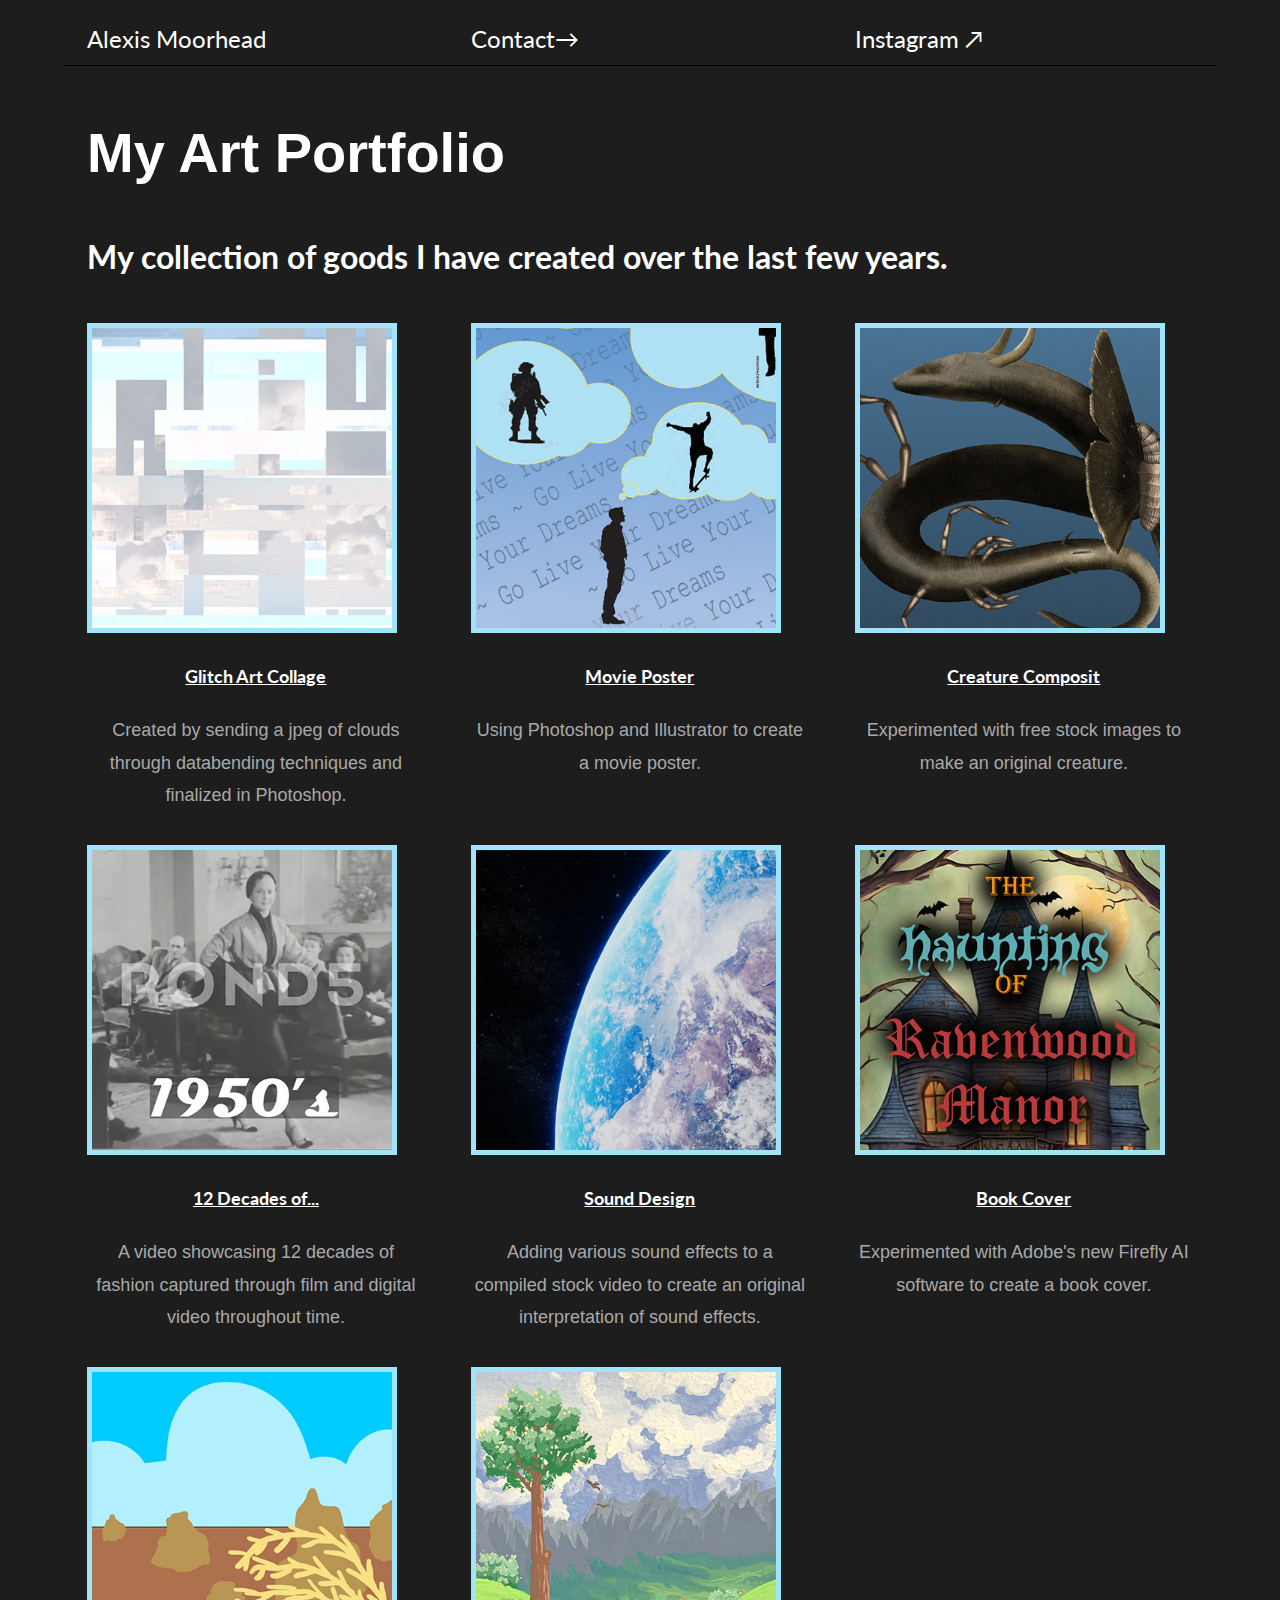
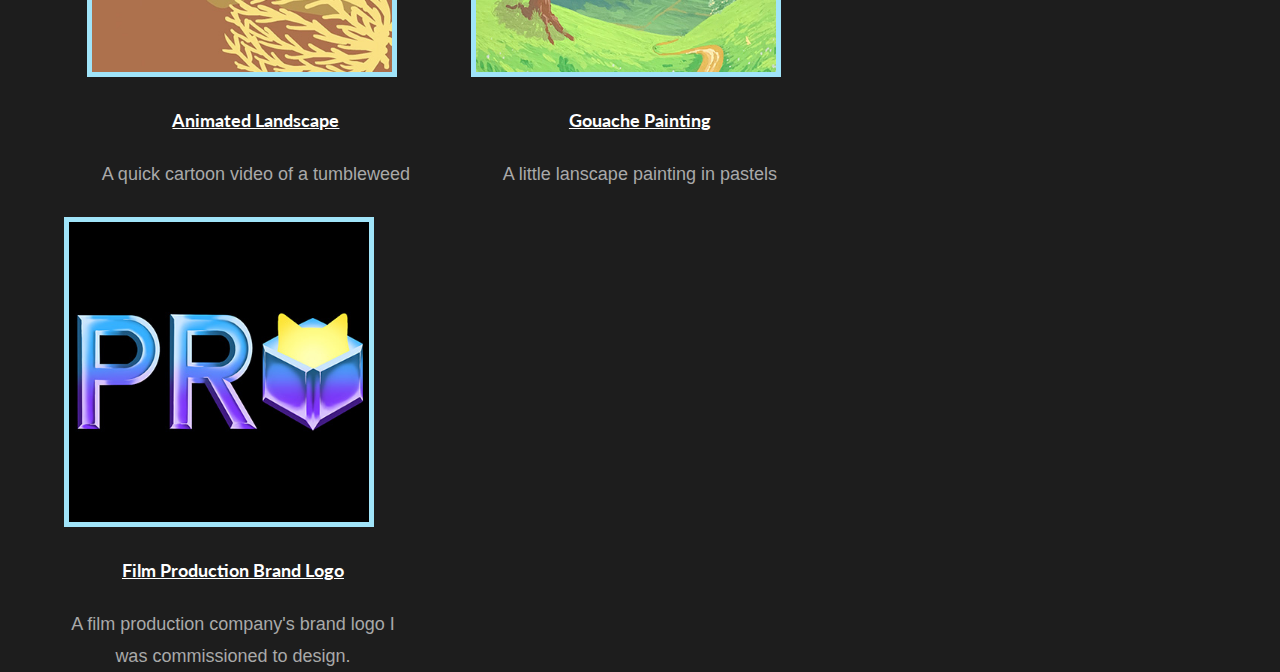
<file: index.html>
<!DOCTYPE html>
<html lang="en">
<head>
    <meta charset="UTF-8">
    <meta http-equiv="X-UA-Compatible" content="IE=edge">
    <meta name="viewport" content="width=device-width, initial-scale=1.0">
    <title>Alexis Moorhead</title>
    <link rel="stylesheet" href="styles/simple-grid.css">
    <link rel="stylesheet" href="styles/main.css">
</head>
<body>


    <div class="container">
        <div class="row nav_bar">
            <div class="col-4">
                <a href="index.html">Alexis Moorhead</a>
            </div>

            <div class="col-4">
                <a href="mailto:Imagimoor1@gmail.com">Contact&#8594;
                </a>
            </div>

            <div class="col-4">
                <a href="https://www.instagram.com/greycolors26/">Instagram &#8599;</a>
            </div>
        </div>

        <div class="row">
            <div class="col-12">
                <h1 id="title_name">My Art Portfolio</h1>
                <h2>My collection of goods I have created over the last few years.</h2>
            </div>
        </div>
        <div class="row">
          <div class="col-4">
            <a href="project1.html">
                <div class="project_card">
                    <a href="project1.html"><img class="homepage_project_image" src="images/project1thumb.jpg"/></a>
                    <h4 class="project_card_name"><a href="project1.html">Glitch Art Collage</a></h4>
                    <p class="project_card_about">Created by sending a jpeg of clouds through databending techniques and finalized in Photoshop.</p>
                </div>
            </a>
          

          </div>
          <div class="col-4">
            <div class="project_card">
                <a href="project2.html"><img class="homepage_project_image" src="images/project2thumb.jpg"/></a>
                <h4 class="project_card_name"><a href="project2.html">Movie Poster</a></h4>
                <p class="project_card_about">Using Photoshop and Illustrator to create a movie poster.</p>
            </div>
          </div>
          <div class="col-4">
            <div class="project_card">
                <a href="project3.html"><img class="homepage_project_image" src="images/project3thumb.jpg"/></a>
                <h4 class="project_card_name"><a href="project3.html">Creature Composit</a></h4>
                <p class="project_card_about">Experimented with free stock images to make an original creature.</p>
            </div>
          </div>
        </div>
        <div class="row">
            <div class="col-4">
              <a href="project14.html">
                  <div class="project_card">
                      <a href="project4.html"><img class="homepage_project_image" src="images/project4thumb.jpg"/></a>
                      <h4 class="project_card_name"><a href="project4.html">12 Decades of...</a></h4>
                      <p class="project_card_about">A video showcasing 12 decades of fashion captured through film and digital video throughout time.</p>
                  </div>
              </a>
            
  
            </div>
            <div class="col-4">
              <div class="project_card">
                  <a href="project5.html"><img class="homepage_project_image" src="images/project5thumb.jpg"/></a>
                  <h4 class="project_card_name"><a href="project5.html">Sound Design</a></h4>
                  <p class="project_card_about">Adding various sound effects to a compiled stock video to create an original interpretation of sound effects.</p>
              </div>
            </div>
            <div class="col-4">
              <div class="project_card">
                  <a href="project6.html"><img class="homepage_project_image" src="images/project6thumb.jpg"/></a>
                  <h4 class="project_card_name"><a href="project6thumb.html">Book Cover</a></h4>
                  <p class="project_card_about">Experimented with Adobe's new Firefly AI software to create a book cover.</p>
              </div>
            </div>
          </div>
          <div class="row">
            <div class="col-4">
              <a href="project7.html">
                  <div class="project_card">
                      <a href="project7.html"><img class="homepage_project_image" src="images/project7thumb.jpg"/></a>
                      <h4 class="project_card_name"><a href="project7.html">Animated Landscape</a></h4>
                      <p class="project_card_about">A quick cartoon video of a tumbleweed</p>
                </div>
            </div>
         
         
           <div class="col-4">
              <a href="project8.html">
                   <div class="project_card">
                      <a href="project8.html"><img class="homepage_project_image" src="images/Project8thumb.jpg"/></a>
                      <h4 class="project_card_name"><a href="project8.html">Gouache Painting</a></h4>
                      <p class="project_card_about">A little lanscape painting in pastels</p>
                </div>
              </a>
          </div>
         </div>
         <div class="col-4">
            <a href="project9.html">
                 <div class="project_card">
                    <a href="project9.html"><img class="homepage_project_image" src="images/project9pro_Thumb.jpg"/></a>
                    <h4 class="project_card_name"><a href="project9.html">Film Production Brand Logo</a></h4>
                    <p class="project_card_about"> A film production company's brand logo I was commissioned to design.</p>
              </div>
            </a>
        </div>
       </div>


   
</body>
</html>
</file>
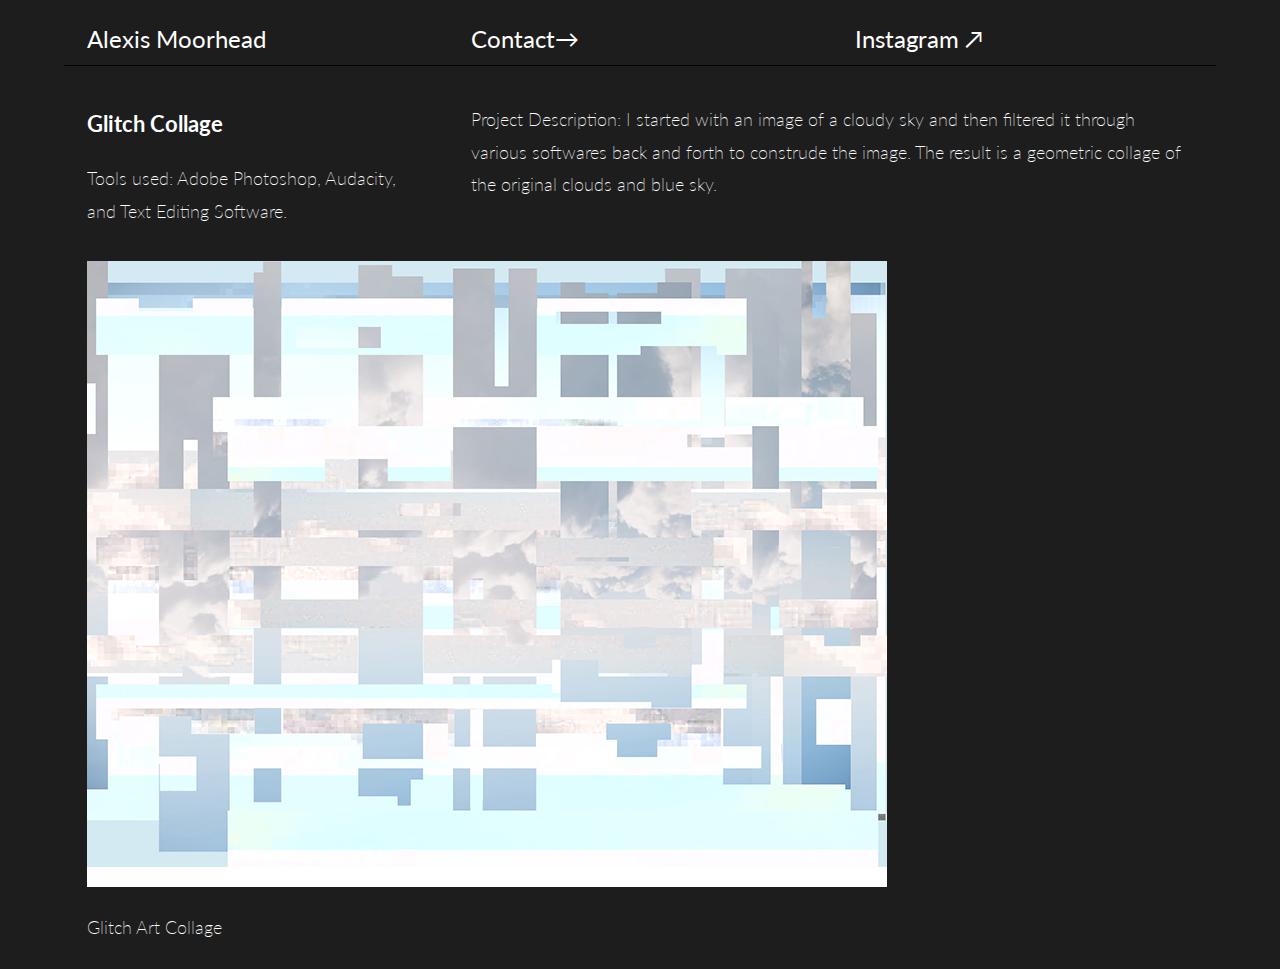
<file: project1.html>
<!DOCTYPE html>
<html lang="en">
<head>
    <meta charset="UTF-8">
    <meta http-equiv="X-UA-Compatible" content="IE=edge">
    <meta name="viewport" content="width=device-width, initial-scale=1.0">
    <title>Alexis Moorhead</title>
    <link rel="stylesheet" href="styles/simple-grid.css">
    <link rel="stylesheet" href="styles/main.css">
</head>
<body>
    <div class="container">
        <div class="row nav_bar">
            <div class="col-4">
                <a href="index.html">Alexis Moorhead</a>
            </div>

            <div class="col-4">
                <a href="mailto:Imagimoor1@gmail.com">Contact&#8594;
                </a>
            </div>

            <div class="col-4">
                <a href="https://www.instagram.com/greycolors26/">Instagram &#8599;</a>
            </div>
        </div>


        <div class="row project_page_description">
            <div class="col-4">
                <h3>Glitch Collage</h3>
                <p class="project_tools">Tools used: Adobe Photoshop, Audacity, and Text Editing Software.</p>
            </div>
            <div class="col-8">
                <p>Project Description: I started with an image of a cloudy sky and then filtered it through various softwares back and forth to construde the image. The result is a geometric collage of the original clouds and blue sky. </p>
            </div>
      </div>
        <div class="row">
            <div class="col-12">
                <img src="images/project11.jpg"/>
                <p>Glitch Art Collage</p>
            </div>
        </div>
        </div>
    </body>
</html>
</file>
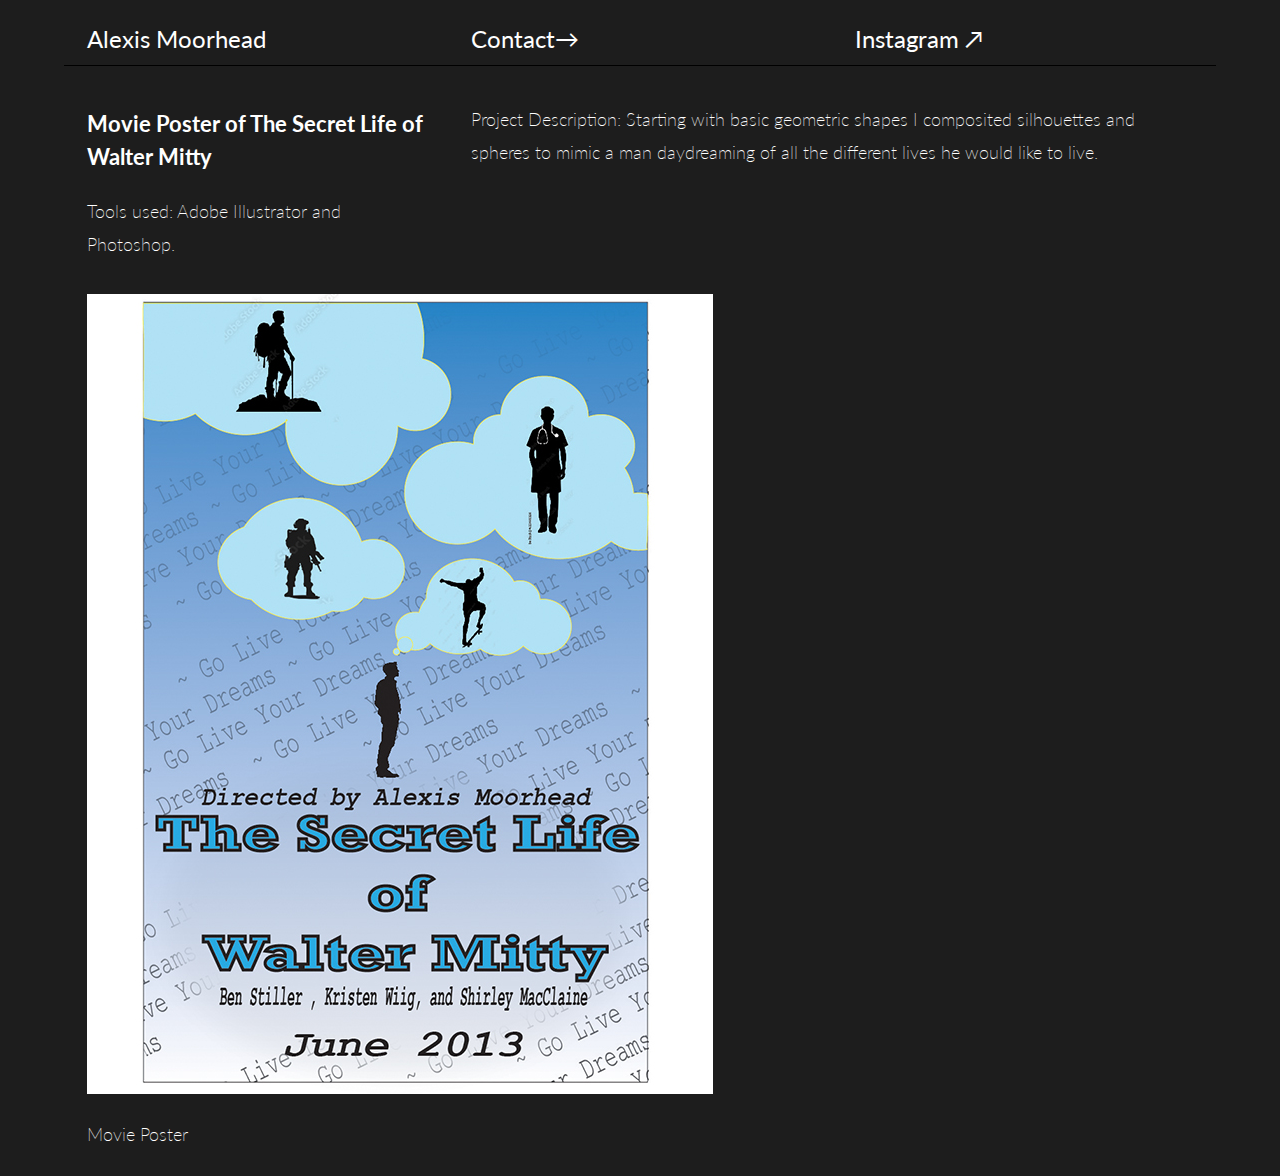
<file: project2.html>
<!DOCTYPE html>
<html lang="en">
<head>
    <meta charset="UTF-8">
    <meta http-equiv="X-UA-Compatible" content="IE=edge">
    <meta name="viewport" content="width=device-width, initial-scale=1.0">
    <title>Alexis Moorhead</title>
    <link rel="stylesheet" href="styles/simple-grid.css">
    <link rel="stylesheet" href="styles/main.css">
</head>
<body>
    <div class="container">
        <div class="row nav_bar">
            <div class="col-4">
                <a href="index.html">Alexis Moorhead</a>
            </div>

            <div class="col-4">
                <a href="mailto:Imagimoor1@gmail.com">Contact&#8594;
                </a>
            </div>

            <div class="col-4">
                <a href="https://www.instagram.com/greycolors26/">Instagram &#8599;</a>
            </div>
        </div>


        <div class="row project_page_description">
            <div class="col-4">
                <h3>Movie Poster of The Secret Life of Walter Mitty</h3>
                <p class="project_tools">Tools used: Adobe Illustrator and Photoshop.</p>
            </div>
            <div class="col-8">
                <p>Project Description: Starting with basic geometric shapes I composited silhouettes and spheres to mimic a man daydreaming of all the different lives he would like to live. </p>
            </div>
      </div>
        <div class="row">
            <div class="col-12">
                <img src="images/project22.jpg"/>
                <p>Movie Poster</p>
            </div>
        </div>
        </div>
    </body>
</html>
</file>
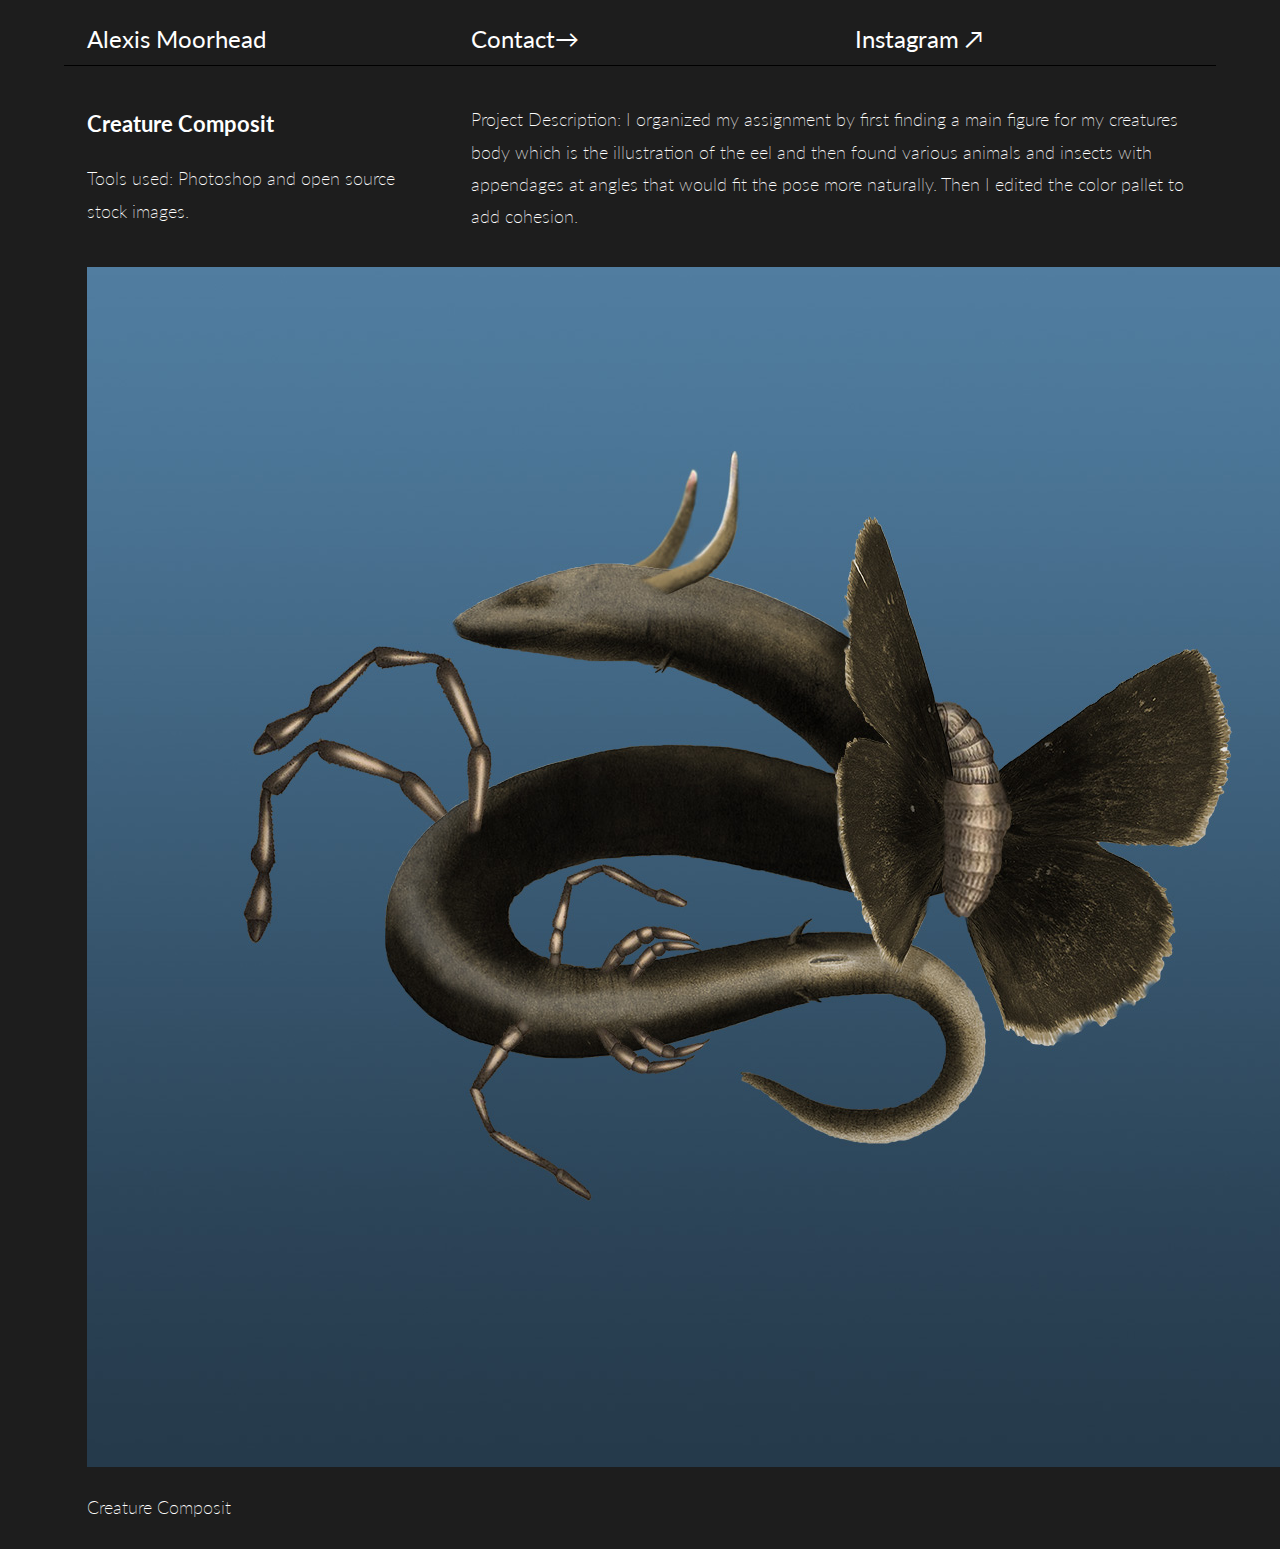
<file: project3.html>
<!DOCTYPE html>
<html lang="en">
<head>
    <meta charset="UTF-8">
    <meta http-equiv="X-UA-Compatible" content="IE=edge">
    <meta name="viewport" content="width=device-width, initial-scale=1.0">
    <title>Alexis Moorhead</title>
    <link rel="stylesheet" href="styles/simple-grid.css">
    <link rel="stylesheet" href="styles/main.css">
</head>
<body>
    <div class="container">
        <div class="row nav_bar">
            <div class="col-4">
                <a href="index.html">Alexis Moorhead</a>
            </div>

            <div class="col-4">
                <a href="mailto:Imagimoor1@gmail.com">Contact&#8594;
                </a>
            </div>

            <div class="col-4">
                <a href="https://www.instagram.com/greycolors26/">Instagram &#8599;</a>
            </div>
        </div>


        <div class="row project_page_description">
            <div class="col-4">
                <h3>Creature Composit</h3>
                <p class="project_tools">Tools used: Photoshop and open source stock images.</p>
            </div>
            <div class="col-8">
                <p>Project Description: I organized my assignment by first finding a main figure for my creatures body which is the illustration of the eel and then found various animals and insects with appendages at angles that would fit the pose more naturally. Then I edited the color pallet to add cohesion. </p>
            </div>
      </div>
        <div class="row">
            <div class="col-12">
                <img src="images/Project3.jpg"/>
                <p>Creature Composit</p>
            </div>
        </div>
        </div>
    </body>
</html>
</file>
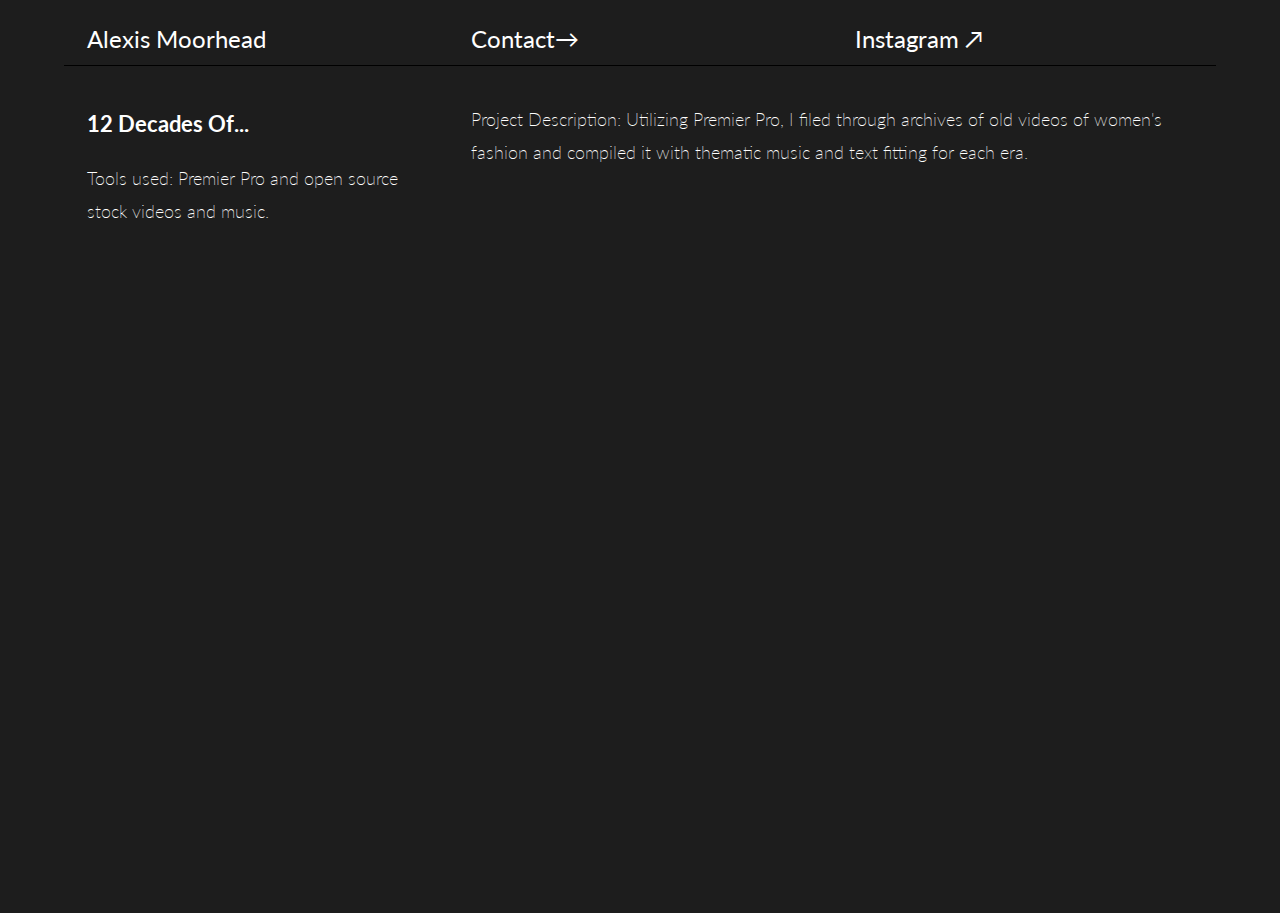
<file: project4.html>
<!DOCTYPE html>
<html lang="en">
<head>
    <meta charset="UTF-8">
    <meta http-equiv="X-UA-Compatible" content="IE=edge">
    <meta name="viewport" content="width=device-width, initial-scale=1.0">
    <title>Alexis Moorhead</title>
    <link rel="stylesheet" href="styles/simple-grid.css">
    <link rel="stylesheet" href="styles/main.css">
</head>
<body>
    <div class="container">
        <div class="row nav_bar">
            <div class="col-4">
                <a href="index.html">Alexis Moorhead</a>
            </div>

            <div class="col-4">
                <a href="mailto:Imagimoor1@gmail.com">Contact&#8594;
                </a>
            </div>

            <div class="col-4">
                <a href="https://www.instagram.com/greycolors26/">Instagram &#8599;</a>
            </div>
        </div>


        <div class="row project_page_description">
            <div class="col-4">
                <h3>12 Decades Of...</h3>
                <p class="project_tools">Tools used: Premier Pro and open source stock videos and music.</p>
            </div>
            <div class="col-8">
                <p>Project Description: Utilizing Premier Pro, I filed through archives of old videos of women's fashion and compiled it with thematic music and text fitting for each era. </p>
            </div>
      </div>
        <div class="row">
            <div class="col-12">
                <iframe width="560" height="315" src="https://www.youtube.com/embed/DZYbCyEbpBA?si=q5IrEZDbyyjMcbKJ" title="YouTube video player" frameborder="0" allow="accelerometer; autoplay; clipboard-write; encrypted-media; gyroscope; picture-in-picture; web-share" allowfullscreen></iframe>
               </video>
            </div>
        </div>
        </div>
    </body>
</html>
</file>
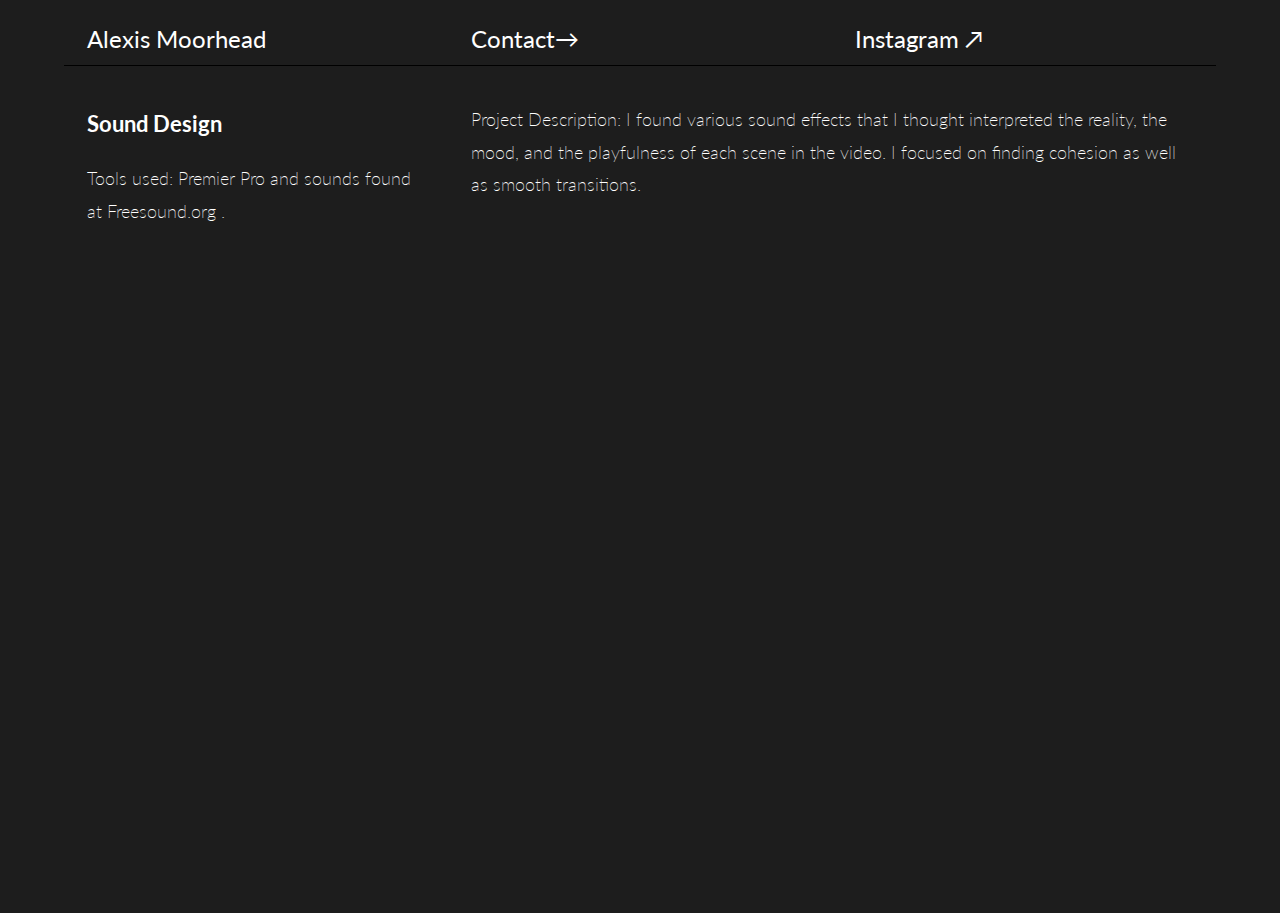
<file: project5.html>
<!DOCTYPE html>
<html lang="en">
<head>
    <meta charset="UTF-8">
    <meta http-equiv="X-UA-Compatible" content="IE=edge">
    <meta name="viewport" content="width=device-width, initial-scale=1.0">
    <title>Alexis Moorhead</title>
    <link rel="stylesheet" href="styles/simple-grid.css">
    <link rel="stylesheet" href="styles/main.css">
</head>
<body>
    <div class="container">
        <div class="row nav_bar">
            <div class="col-4">
                <a href="index.html">Alexis Moorhead</a>
            </div>

            <div class="col-4">
                <a href="mailto:Imagimoor1@gmail.com">Contact&#8594;
                </a>
            </div>

            <div class="col-4">
                <a href="https://www.instagram.com/greycolors26/">Instagram &#8599;</a>
            </div>
        </div>


        <div class="row project_page_description">
            <div class="col-4">
                <h3>Sound Design</h3>
                <p class="project_tools">Tools used: Premier Pro and sounds found at Freesound.org .</p>
            </div>
            <div class="col-8">
                <p>Project Description: I found various sound effects that I thought interpreted the reality, the mood, and the playfulness of each scene in the video. I focused on finding cohesion as well as smooth transitions.</p>
            </div>
      </div>
        <div class="row">
            <div class="col-12">
                <iframe width="560" height="315" src="https://www.youtube.com/embed/HrmWLzEZ1Hw?si=tznJL3bRPqayCJws" title="YouTube video player" frameborder="0" allow="accelerometer; autoplay; clipboard-write; encrypted-media; gyroscope; picture-in-picture; web-share" allowfullscreen></iframe>
               </video>
            </div>
        </div>
        </div>
    </body>
</html>
</file>
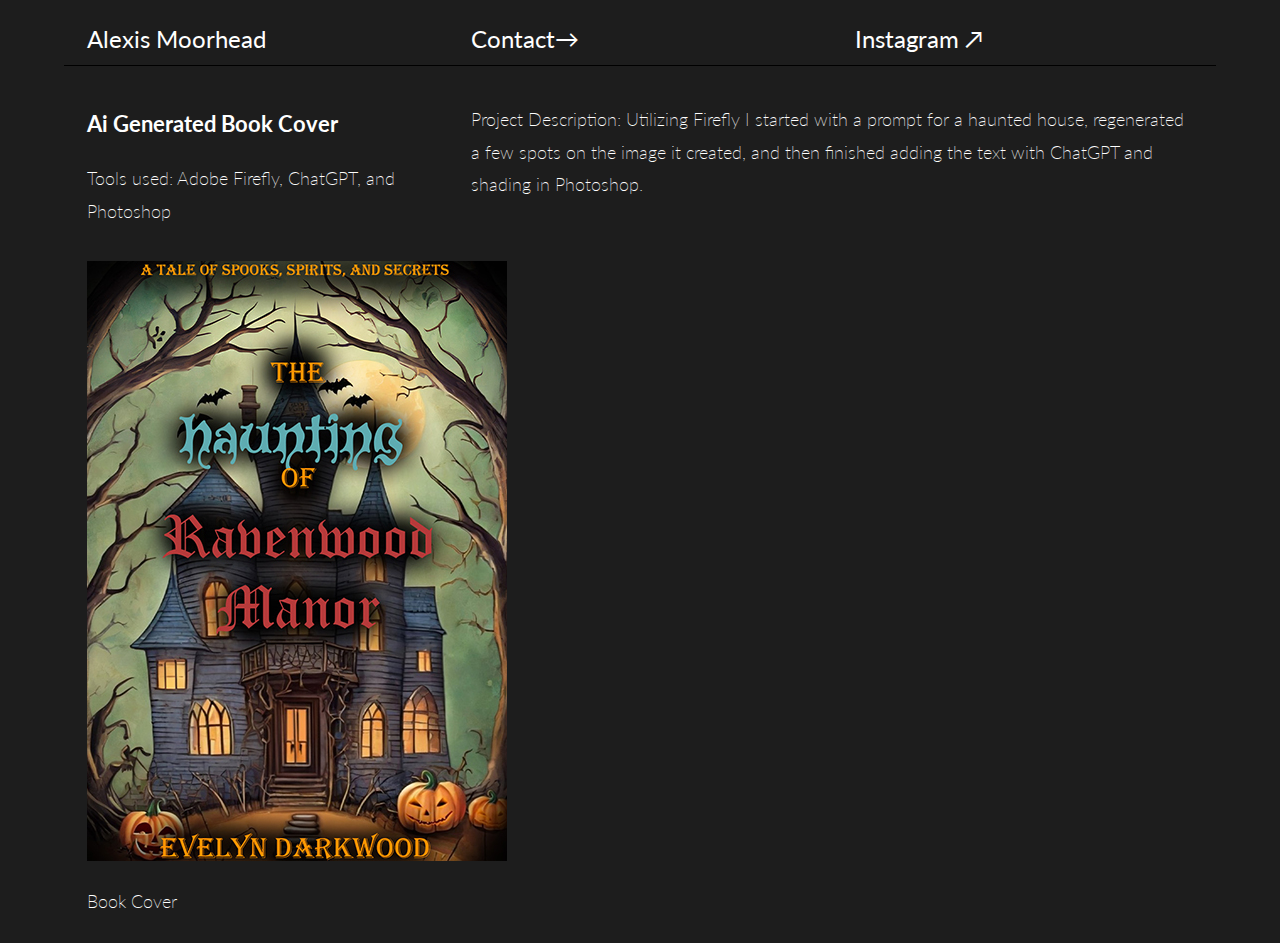
<file: project6.html>
<!DOCTYPE html>
<html lang="en">
<head>
    <meta charset="UTF-8">
    <meta http-equiv="X-UA-Compatible" content="IE=edge">
    <meta name="viewport" content="width=device-width, initial-scale=1.0">
    <title>Alexis Moorhead</title>
    <link rel="stylesheet" href="styles/simple-grid.css">
    <link rel="stylesheet" href="styles/main.css">
</head>
<body>
    <div class="container">
        <div class="row nav_bar">
            <div class="col-4">
                <a href="index.html">Alexis Moorhead</a>
            </div>

            <div class="col-4">
                <a href="mailto:Imagimoor1@gmail.com">Contact&#8594;
                </a>
            </div>

            <div class="col-4">
                <a href="https://www.instagram.com/greycolors26/">Instagram &#8599;</a>
            </div>
        </div>


        <div class="row project_page_description">
            <div class="col-4">
                <h3>Ai Generated Book Cover</h3>
                <p class="project_tools">Tools used: Adobe Firefly, ChatGPT, and Photoshop</p>
            </div>
            <div class="col-8">
                <p>Project Description: Utilizing Firefly I started with a prompt for a haunted house, regenerated a few spots on the image it created, and then finished adding the text with ChatGPT and shading in Photoshop.</p>
            </div>
      </div>
        <div class="row">
            <div class="col-12">
                <img src="images/project6c.jpg"/>
                <p>Book Cover
            </div>
        </div>
        </div>
    </body>
</html>
</file>
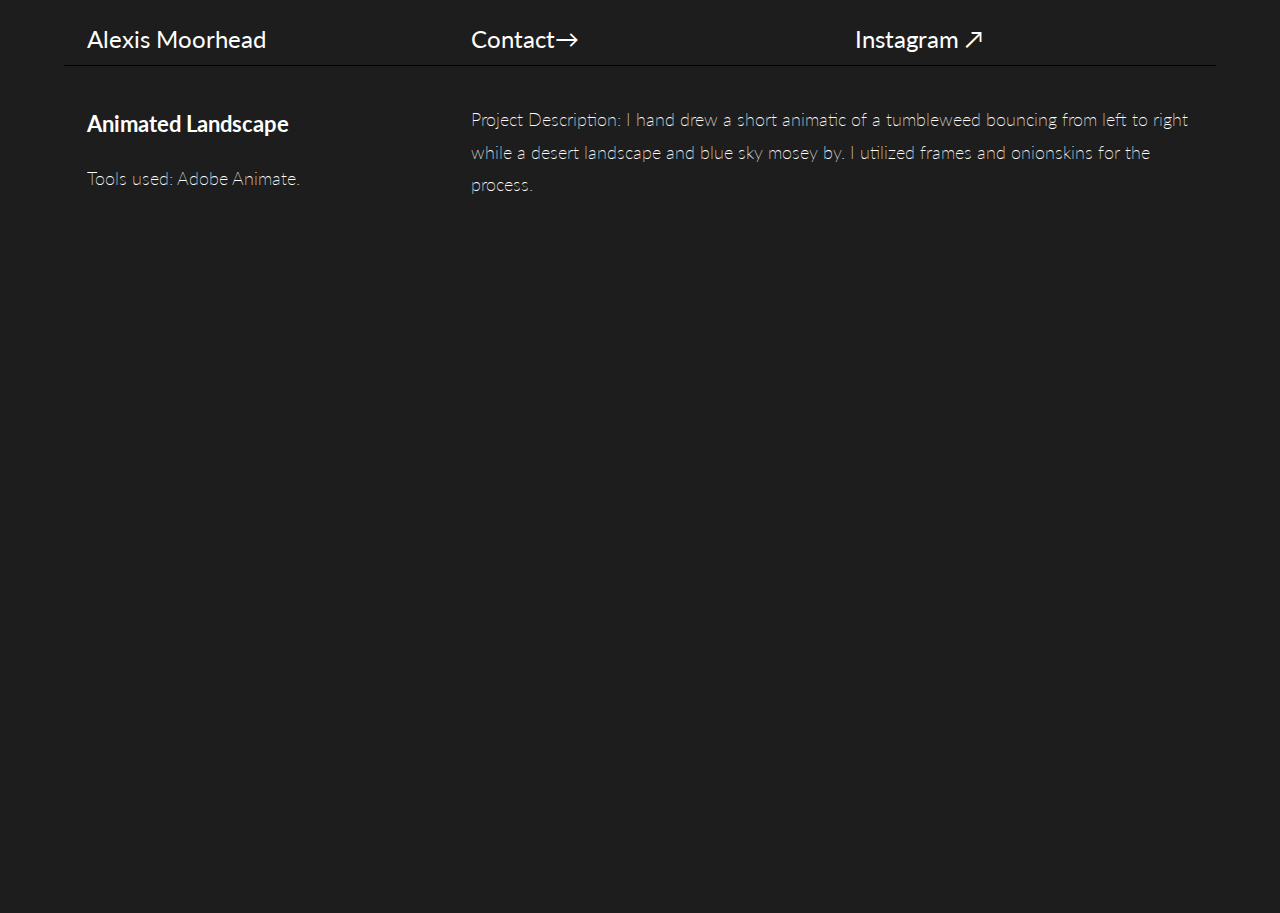
<file: project7.html>
<!DOCTYPE html>
<html lang="en">
<head>
    <meta charset="UTF-8">
    <meta http-equiv="X-UA-Compatible" content="IE=edge">
    <meta name="viewport" content="width=device-width, initial-scale=1.0">
    <title>Alexis Moorhead</title>
    <link rel="stylesheet" href="styles/simple-grid.css">
    <link rel="stylesheet" href="styles/main.css">
</head>
<body>
    <div class="container">
        <div class="row nav_bar">
            <div class="col-4">
                <a href="index.html">Alexis Moorhead</a>
            </div>

            <div class="col-4">
                <a href="mailto:Imagimoor1@gmail.com">Contact&#8594;
                </a>
            </div>

            <div class="col-4">
                <a href="https://www.instagram.com/greycolors26/">Instagram &#8599;</a>
            </div>
        </div>


        <div class="row project_page_description">
            <div class="col-4">
                <h3>Animated Landscape</h3>
                <p class="project_tools">Tools used: Adobe Animate.</p>
            </div>
            <div class="col-8">
                <p>Project Description: I hand drew a short animatic of a tumbleweed bouncing from left to right while a desert landscape and blue sky mosey by. I utilized frames and onionskins for the process.</p>
            </div>
      </div>
        <div class="row">
            <div class="col-12">
                <iframe width="560" height="315" src="https://www.youtube.com/embed/8qbHo8gbDq4?si=PUx10pDr1jfIrzfs" title="YouTube video player" frameborder="0" allow="accelerometer; autoplay; clipboard-write; encrypted-media; gyroscope; picture-in-picture; web-share" allowfullscreen></iframe>
               </video>
            </div>
        </div>
        </div>
    </body>
</html>
</file>
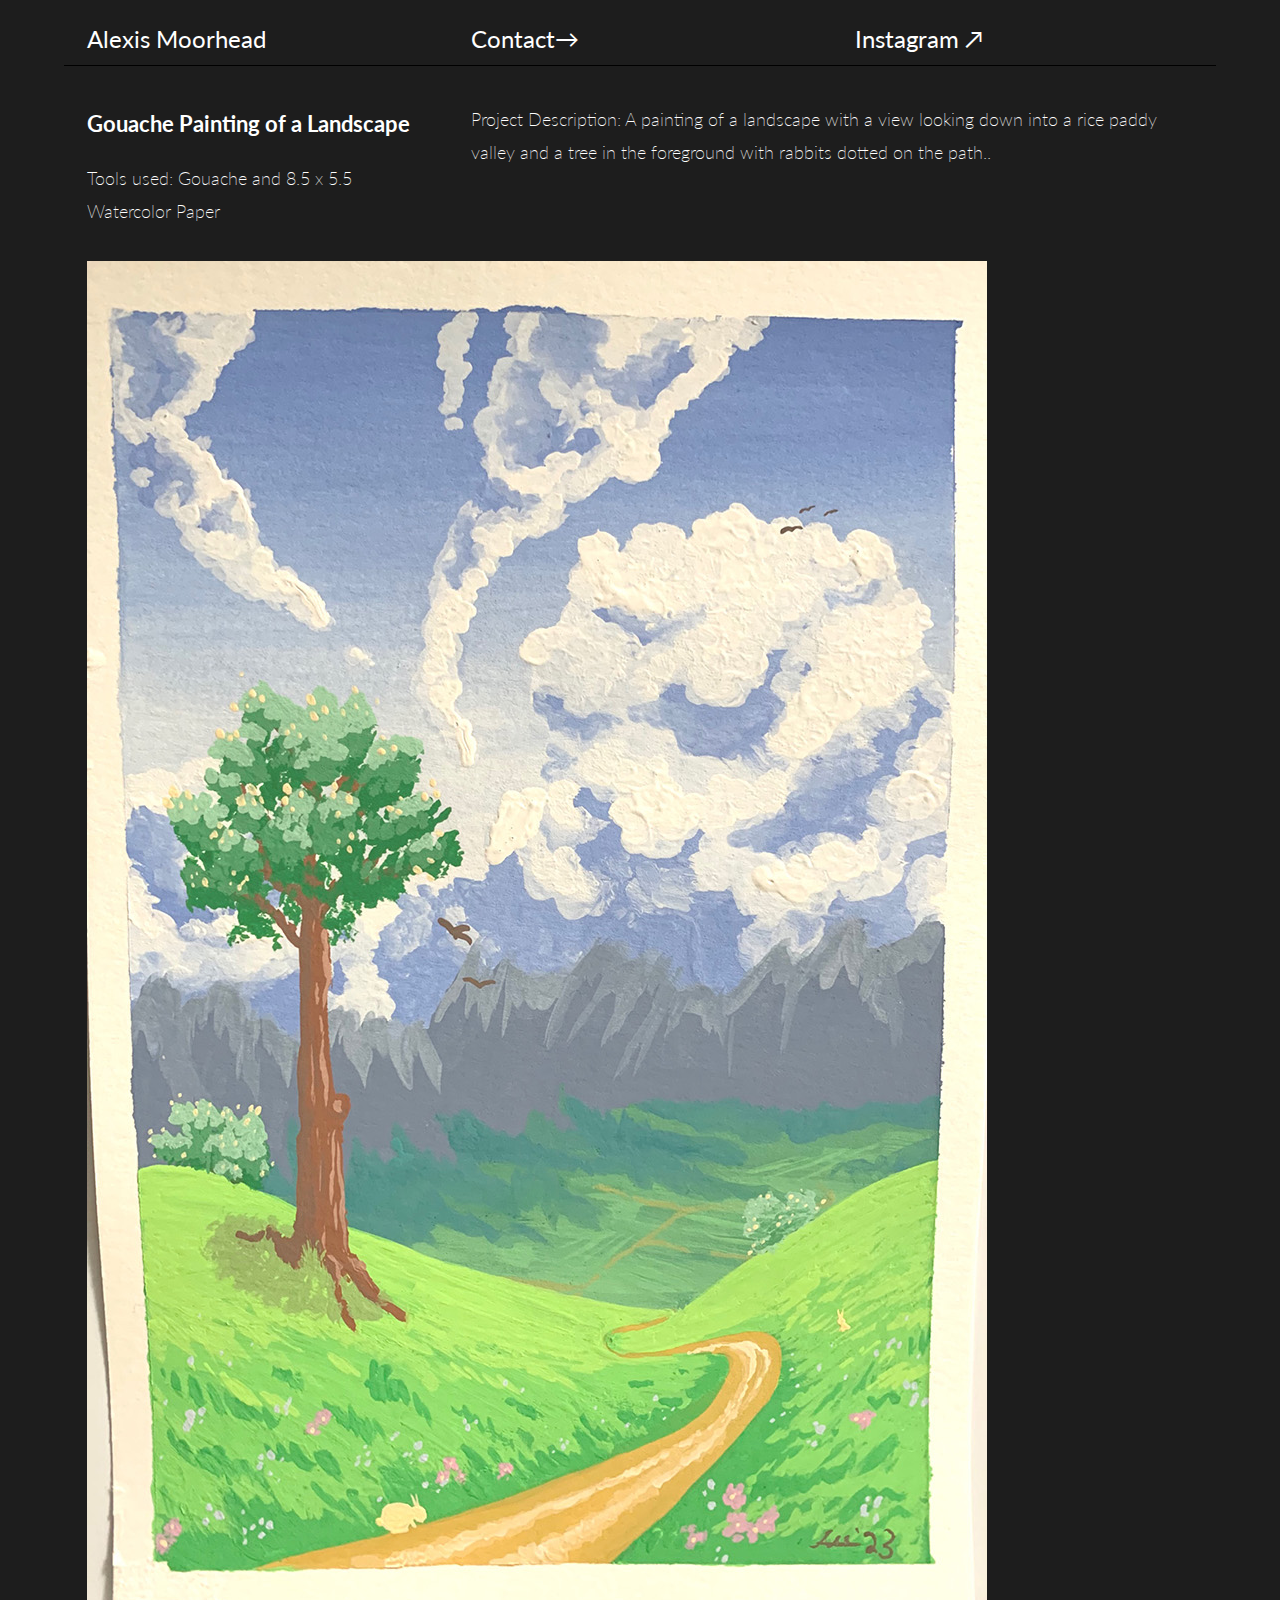
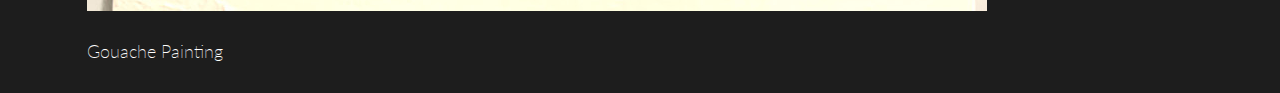
<file: project8.html>
<!DOCTYPE html>
<html lang="en">
<head>
    <meta charset="UTF-8">
    <meta http-equiv="X-UA-Compatible" content="IE=edge">
    <meta name="viewport" content="width=device-width, initial-scale=1.0">
    <title>Alexis Moorhead</title>
    <link rel="stylesheet" href="styles/simple-grid.css">
    <link rel="stylesheet" href="styles/main.css">
</head>
<body>
    <div class="container">
        <div class="row nav_bar">
            <div class="col-4">
                <a href="index.html">Alexis Moorhead</a>
            </div>

            <div class="col-4">
                <a href="mailto:Imagimoor1@gmail.com">Contact&#8594;
                </a>
            </div>

            <div class="col-4">
                <a href="https://www.instagram.com/greycolors26/">Instagram &#8599;</a>
            </div>
        </div>


        <div class="row project_page_description">
            <div class="col-4">
                <h3>Gouache Painting of a Landscape</h3>
                <p class="project_tools">Tools used: Gouache and 8.5 x 5.5 Watercolor Paper</p>
            </div>
            <div class="col-8">
                <p>Project Description: A painting of a landscape with a view looking down into a rice paddy valley and a tree in the foreground with rabbits dotted on the path..</p>
            </div>
      </div>
        <div class="row">
            <div class="col-12">
                <img src="images/Project8.jpg"/>
                <p>Gouache Painting
            </div>
        </div>
        </div>
    </body>
</html>
</file>
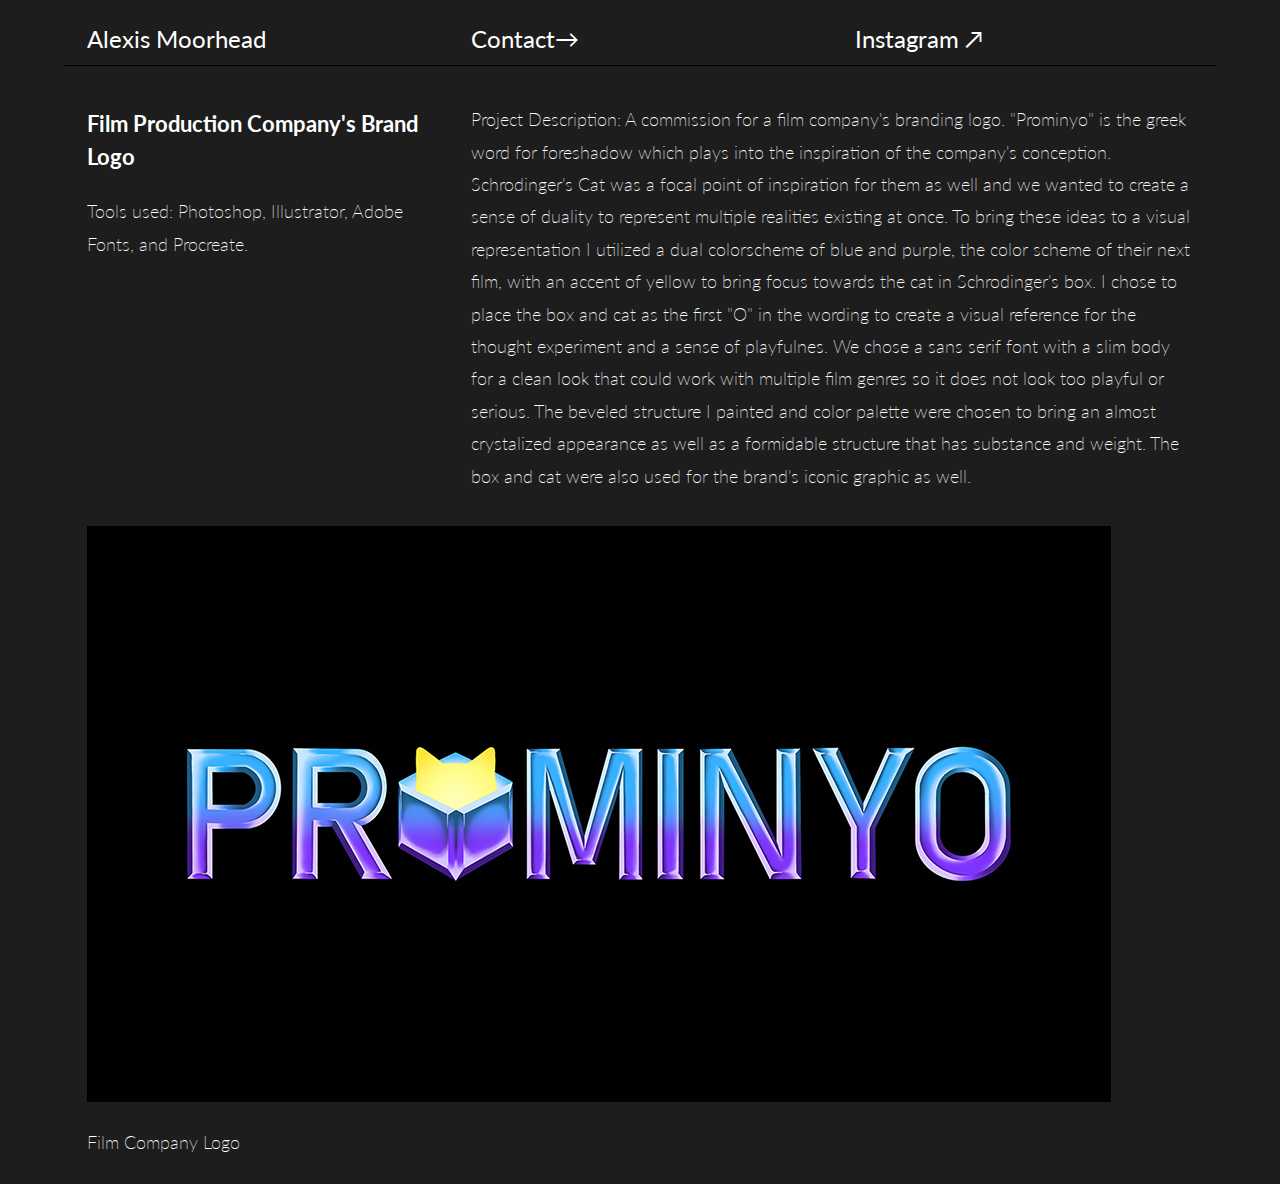
<file: project9.html>
<!DOCTYPE html>
<html lang="en">
<head>
    <meta charset="UTF-8">
    <meta http-equiv="X-UA-Compatible" content="IE=edge">
    <meta name="viewport" content="width=device-width, initial-scale=1.0">
    <title>Alexis Moorhead</title>
    <link rel="stylesheet" href="styles/simple-grid.css">
    <link rel="stylesheet" href="styles/main.css">
</head>
<body>
    <div class="container">
        <div class="row nav_bar">
            <div class="col-4">
                <a href="index.html">Alexis Moorhead</a>
            </div>

            <div class="col-4">
                <a href="mailto:Imagimoor1@gmail.com">Contact&#8594;
                </a>
            </div>

            <div class="col-4">
                <a href="https://www.instagram.com/greycolors26/">Instagram &#8599;</a>
            </div>
        </div>


        <div class="row project_page_description">
            <div class="col-4">
                <h3>Film Production Company's Brand Logo</h3>
                <p class="project_tools">Tools used: Photoshop, Illustrator, Adobe Fonts, and Procreate.</p>
            </div>
            <div class="col-8">
                <p>Project Description: A commission for a film company's branding logo. "Prominyo" is the greek word for foreshadow which plays into the inspiration of the company's conception. Schrodinger's Cat was a focal point of inspiration for them as well and we wanted to create a sense of duality to represent multiple realities existing at once. To bring these ideas to a visual representation I utilized a dual colorscheme of blue and purple, the color scheme of their next film, with an accent of yellow to bring focus towards the cat in Schrodinger's box. I chose to place the box and cat as the first "O" in the wording to create a visual reference for the thought experiment and a sense of playfulnes. We chose a sans serif font with a slim body for a clean look that could work with multiple film genres so it does not look too playful or serious. The beveled structure I painted and color palette were chosen to bring an almost crystalized appearance as well as a formidable structure that has substance and weight. The box and cat were also used for the brand's iconic graphic as well. </p>
            </div>
      </div>
        <div class="row">
            <div class="col-12">
                <img src="images/project9.jpg"/>
                <p>Film Company Logo
            </div>
        </div>
        </div>
    </body>
</html>
</file>
<file: styles/simple-grid.css>
/**
*** SIMPLE GRID
*** (C) ZACH COLE 2016
**/

@import url(https://fonts.googleapis.com/css?family=Lato:400,300,300italic,400italic,700,700italic);

/* UNIVERSAL */

html,
body {
  height: 100%;
  width: 100%;
  margin: 0;
  padding: 0;
  left: 0;
  top: 0;
  font-size: 100%;
  background-color: rgb(29, 29, 29);
}

/* ROOT FONT STYLES */

* {
  font-family: 'Lato', Helvetica, sans-serif;
  color: #ffffff;
  line-height: 1.5;
}

/* TYPOGRAPHY */

h1 {
  font-size: 2.5rem;
  font-family:'Gill Sans', 'Gill Sans MT', Calibri, 'Trebuchet MS', sans-serif;
}

h2 {
  font-size: 2rem;
}

h3 {
  font-size: 1.375rem;
}

h4 {
  font-size: 1.125rem;
}

h5 {
  font-size: 1rem;
}

h6 {
  font-size: 0.875rem;
}

p {
  font-size: 1.125rem;
  font-weight: 200;
  line-height: 1.8;
}

.font-light {
  font-weight: 300;
}

.font-regular {
  font-weight: 400;
}

.font-heavy {
  font-weight: 700;
}

/* POSITIONING */

.left {
  text-align: left;
}

.right {
  text-align: right;
}

.center {
  text-align: center;
  margin-left: auto;
  margin-right: auto;
}

.justify {
  text-align: justify;
}

/* ==== GRID SYSTEM ==== */

.container {
  width: 90%;
  margin-left: auto;
  margin-right: auto;
}

.row {
  position: relative;
  width: 100%;
}

.row [class^="col"] {
  float: left;
  margin: 0.5rem 2%;
  min-height: 0.125rem;
}

.col-1,
.col-2,
.col-3,
.col-4,
.col-5,
.col-6,
.col-7,
.col-8,
.col-9,
.col-10,
.col-11,
.col-12 {
  width: 96%;
}

.col-1-sm {
  width: 4.33%;
}

.col-2-sm {
  width: 12.66%;
}

.col-3-sm {
  width: 21%;
}

.col-4-sm {
  width: 29.33%;
}

.col-5-sm {
  width: 37.66%;
}

.col-6-sm {
  width: 46%;
}

.col-7-sm {
  width: 54.33%;
}

.col-8-sm {
  width: 62.66%;
}

.col-9-sm {
  width: 71%;
}

.col-10-sm {
  width: 79.33%;
}

.col-11-sm {
  width: 87.66%;
}

.col-12-sm {
  width: 96%;
}

.row::after {
	content: "";
	display: table;
	clear: both;
}

.hidden-sm {
  display: none;
}

@media only screen and (min-width: 33.75em) {  /* 540px */
  .container {
    width: 80%;
  }
}

@media only screen and (min-width: 45em) {  /* 720px */
  .col-1 {
    width: 4.33%;
  }

  .col-2 {
    width: 12.66%;
  }

  .col-3 {
    width: 21%;
  }

  .col-4 {
    width: 29.33%;
  }

  .col-5 {
    width: 37.66%;
  }

  .col-6 {
    width: 46%;
  }

  .col-7 {
    width: 54.33%;
  }

  .col-8 {
    width: 62.66%;
  }

  .col-9 {
    width: 71%;
  }

  .col-10 {
    width: 79.33%;
  }

  .col-11 {
    width: 87.66%;
  }

  .col-12 {
    width: 96%;
  }

  .hidden-sm {
    display: block;
  }
}

@media only screen and (min-width: 60em) { /* 960px */
  .container {
    width: 90%;
    margin-top: 1%;
    /* max-width: 60rem; */
  }
}

.container {
  margin-top: 1%;
}
</file>
<file: styles/main.css>
.nav_bar {
    border-bottom: 1px solid black;
}

.nav_bar a {
    font-size: 24px;
    text-decoration: none;
}

#title_name {
    font-size: 3.5rem;
}

.homepage_project_image {
    width: 300px;
    height: 300px;
    padding: 5px;
    background-color: rgb(160, 228, 249);
}
.project_card_name  {
    text-align: center;
}

.project_card_about {
    text-align: center;
    font-family: sans-serif;
    color: darkgray;
    font-style: normal;
}


.project_page_description {
    margin-top: 1%;
}
</file>
